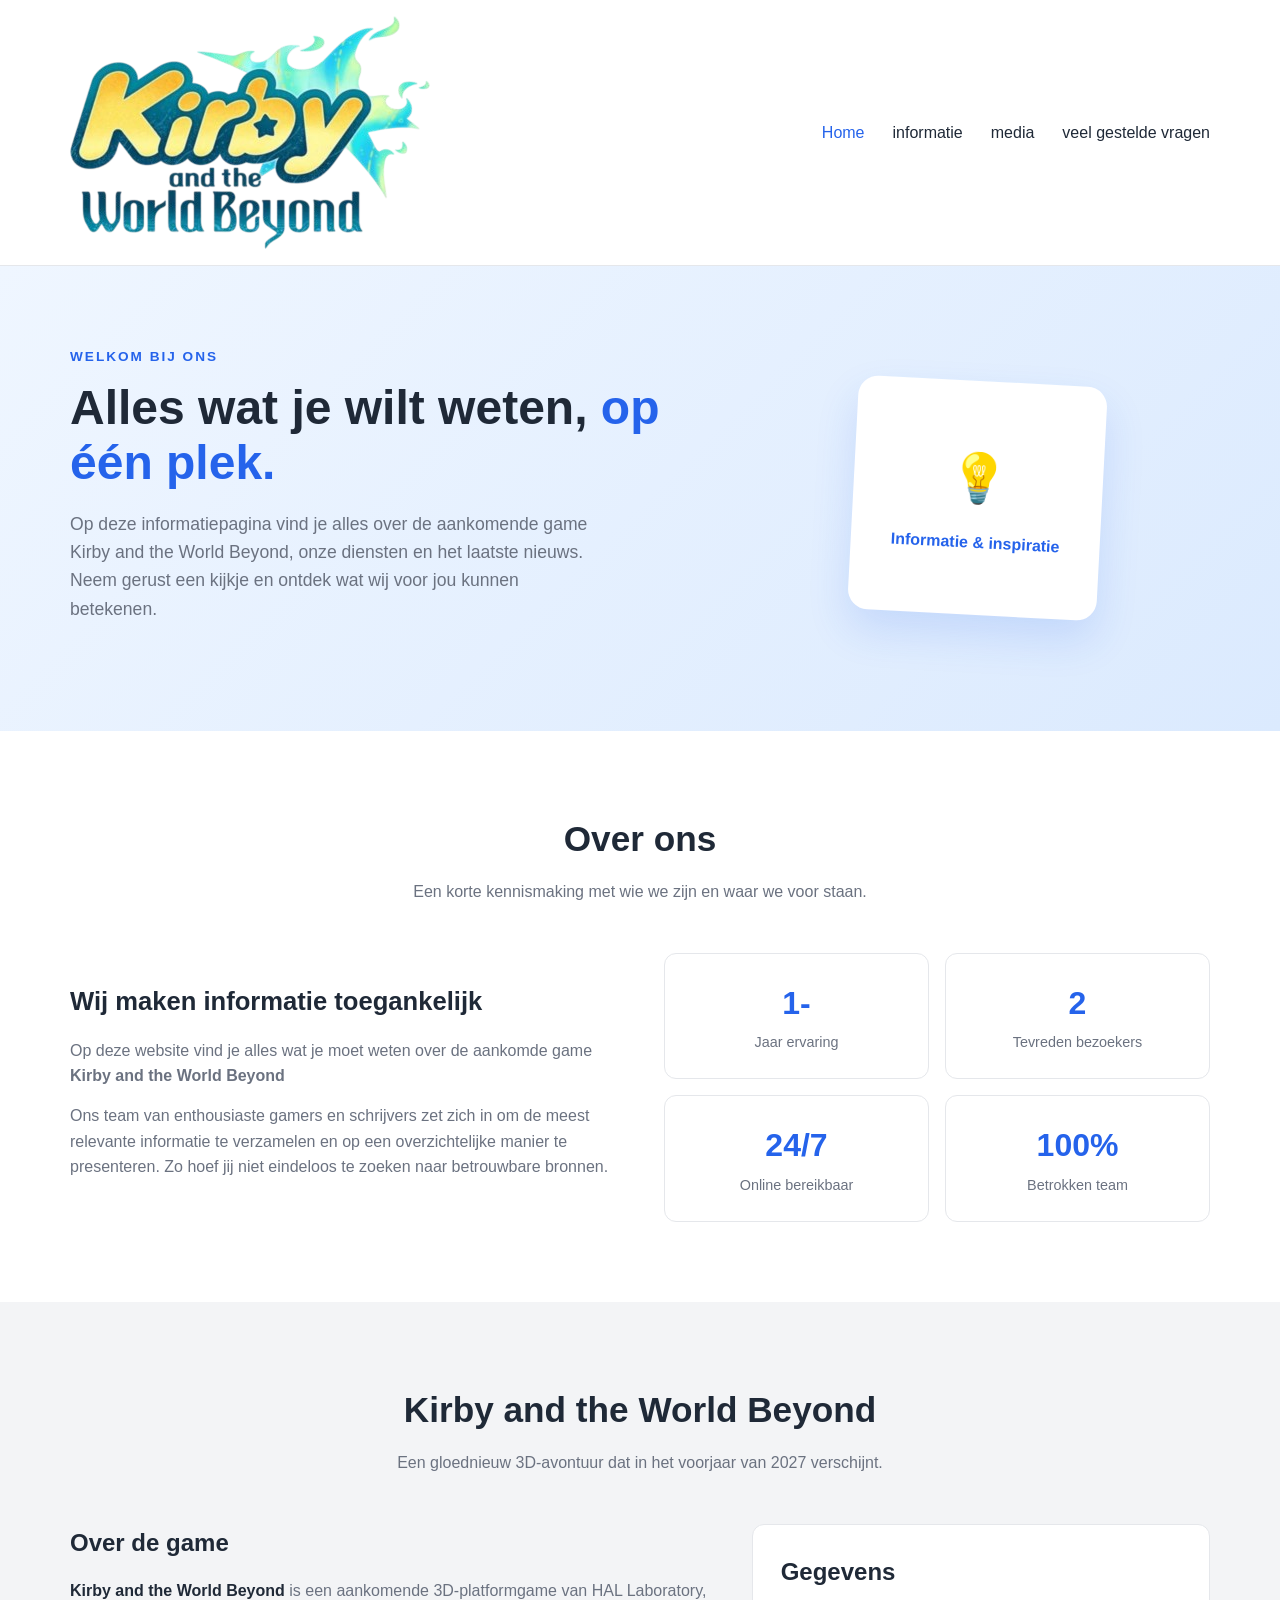
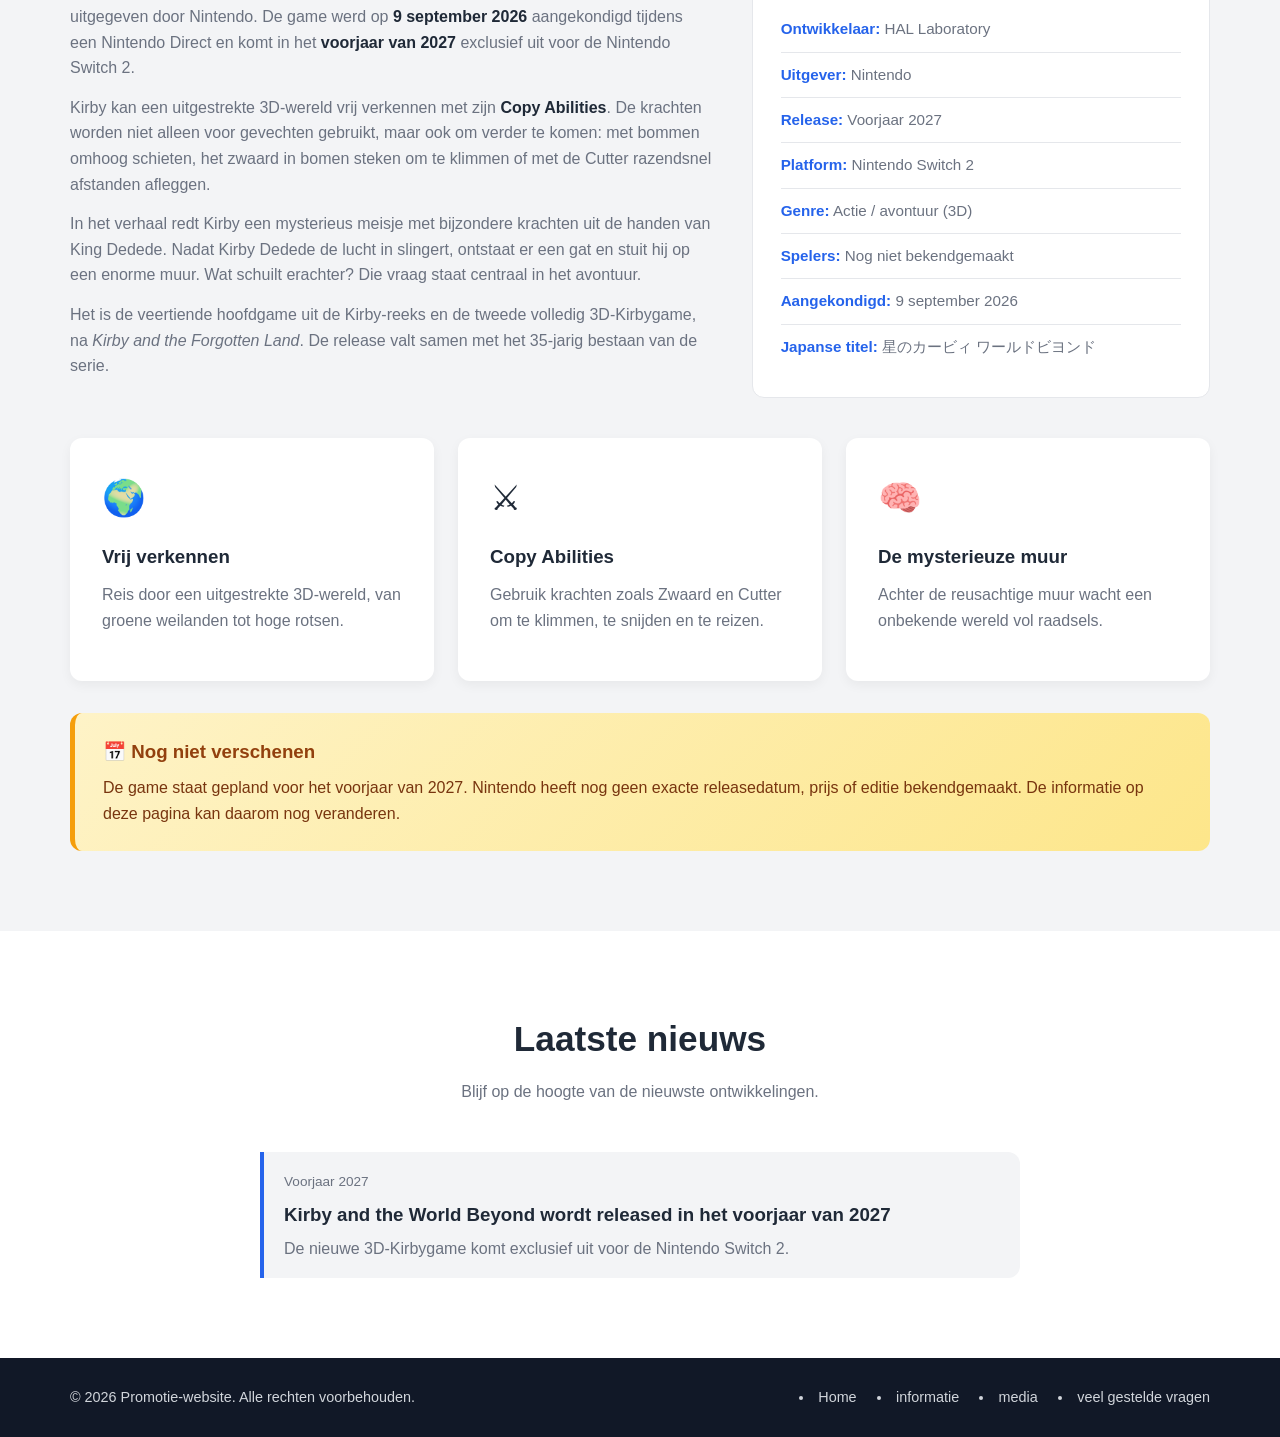
<file: html/voorpagina.html>
<!DOCTYPE html>
<!--
  ============================================================
  index.html - Voorpagina van de Promotie-website
  ============================================================
  Dit is de hoofdpagina (homepage) van de informatiewebsite.
  Alle styling staat in een apart bestand: ../css/style.css
  Zo blijven HTML (structuur) en CSS (presentatie) gescheiden.
  ============================================================
-->
<html lang="nl">
<head>
  <!-- Basisinformatie over de pagina -->
  <meta charset="UTF-8">
  <meta name="viewport" content="width=device-width, initial-scale=1.0">
  <meta name="description" content="Welkom op de informatiepagina van de Promotie-website. Ontdek informatie over de aankomende game Kirby and the World Beyond, onze diensten, nieuws en contactinformatie.">

  <!-- Titel die in de browser-tabblad wordt weergegeven -->
  <title>Home | Promotie-website</title>

  <!-- Koppeling naar het externe CSS-bestand (geen inline styles!) -->
  <link rel="stylesheet" href="../css/style.css">
</head>

<body>

  <!-- ========================================================
       HEADER: bevat het logo en de navigatiemenu
       ======================================================== -->
  <header class="site-header">
    <div class="container header-inner">

      <!-- Logo / sitenaam -->
      <img src="../images/logo.png" alt="logo kirby and the world beyond" class="img-header">

      <!-- Navigatiemenu -->
      <nav class="main-nav" aria-label="Hoofdnavigatie">
        <ul>
          <li><a href="voorpagina.html" class="active">Home</a></li>
          <li><a href="#placeholder">informatie</a></li>
          <li><a href="#placeholder">media</a></li>
          <li><a href="#placeholder">veel gestelde vragen</a></li>
        </ul>
      </nav>

    </div>
  </header>

  <!-- ========================================================
       HERO: de grote introductiesectie bovenaan de pagina
       ======================================================== -->
  <section id="home" class="hero">
    <div class="container hero-inner">

      <!-- Tekstgedeelte van de hero -->
      <div class="hero-text">
        <p class="hero-kicker">Welkom bij ons</p>
        <h1>Alles wat je wilt weten, <span>op één plek.</span></h1>
        <p class="hero-description">
          Op deze informatiepagina vind je alles over de aankomende game
          Kirby and the World Beyond, onze diensten en het laatste nieuws.
          Neem gerust een kijkje en ontdek wat wij voor jou kunnen betekenen.
        </p>

      </div>

      <!-- Visueel gedeelte van de hero (CSS-gradiënt i.p.v. afbeelding) -->
      <div class="hero-visual" aria-hidden="true">
        <div class="hero-card">
          <span class="hero-card-icon">&#128161;</span>
          <p>Informatie &amp; inspiratie</p>
        </div>
      </div>

    </div>
  </section>

  <!-- ========================================================
       OVER ONS: korte introductie van de website
       ======================================================== -->
  <section id="over-ons" class="section">
    <div class="container">

      <!-- Sectiekop -->
      <div class="section-heading">
        <h2>Over ons</h2>
        <p>Een korte kennismaking met wie we zijn en waar we voor staan.</p>
      </div>

      <!-- Twee kolommen: tekst en statistieken -->
      <div class="about-grid">

        <div class="about-text">
          <h3>Wij maken informatie toegankelijk</h3>
          <p>
            Op deze website vind je alles wat je moet weten over de aankomde game 
            <strong>Kirby and the World Beyond</strong>
          </p>
          <p>
            Ons team van enthousiaste gamers en schrijvers zet zich in om de
            meest relevante informatie te verzamelen en op een overzichtelijke
            manier te presenteren. Zo hoef jij niet eindeloos te zoeken naar
            betrouwbare bronnen.
          </p>
        </div>

        <!-- Statistieken in kaarten -->
        <div class="stats-grid">
          <div class="stat-card">
            <span class="stat-number">1-</span>
            <span class="stat-label">Jaar ervaring</span>
          </div>
          <div class="stat-card">
            <span class="stat-number">2</span>
            <span class="stat-label">Tevreden bezoekers</span>
          </div>
          <div class="stat-card">
            <span class="stat-number">24/7</span>
            <span class="stat-label">Online bereikbaar</span>
          </div>
          <div class="stat-card">
            <span class="stat-number">100%</span>
            <span class="stat-label">Betrokken team</span>
          </div>
        </div>

      </div>
    </div>
  </section>

  <!-- ========================================================
       KIRBY: informatie over de nog niet verschenen game
       Kirby and the World Beyond
       ======================================================== -->
  <section id="kirby" class="section section-alt">
    <div class="container">

      <!-- Sectiekop -->
      <div class="section-heading">
        <h2>Kirby and the World Beyond</h2>
        <p>Een gloednieuw 3D-avontuur dat in het voorjaar van 2027 verschijnt.</p>
      </div>

      <!-- Twee kolommen: beschrijving en feitenlijst -->
      <div class="game-grid">

        <!-- Algemene informatie over de game -->
        <div class="game-info">
          <h3>Over de game</h3>
          <p>
            <strong>Kirby and the World Beyond</strong> is een aankomende
            3D-platformgame van HAL Laboratory, uitgegeven door Nintendo. De game
            werd op <strong>9 september 2026</strong> aangekondigd tijdens een
            Nintendo Direct en komt in het <strong>voorjaar van 2027</strong>
            exclusief uit voor de Nintendo Switch 2.
          </p>
          <p>
            Kirby kan een uitgestrekte 3D-wereld vrij verkennen met zijn
            <strong>Copy Abilities</strong>. De krachten worden niet alleen voor
            gevechten gebruikt, maar ook om verder te komen: met bommen omhoog
            schieten, het zwaard in bomen steken om te klimmen of met de Cutter
            razendsnel afstanden afleggen.
          </p>
          <p>
            In het verhaal redt Kirby een mysterieus meisje met bijzondere
            krachten uit de handen van King Dedede. Nadat Kirby Dedede de lucht in
            slingert, ontstaat er een gat en stuit hij op een enorme muur. Wat
            schuilt erachter? Die vraag staat centraal in het avontuur.
          </p>
          <p>
            Het is de veertiende hoofdgame uit de Kirby-reeks en de tweede
            volledig 3D-Kirbygame, na <em>Kirby and the Forgotten Land</em>. De
            release valt samen met het 35-jarig bestaan van de serie.
          </p>
        </div>

        <!-- Feiten over de game in een overzichtelijke lijst -->
        <div class="game-facts">
          <h3>Gegevens</h3>
          <ul class="fact-list">
            <li><strong>Ontwikkelaar:</strong> HAL Laboratory</li>
            <li><strong>Uitgever:</strong> Nintendo</li>
            <li><strong>Release:</strong> Voorjaar 2027</li>
            <li><strong>Platform:</strong> Nintendo Switch 2</li>
            <li><strong>Genre:</strong> Actie / avontuur (3D)</li>
            <li><strong>Spelers:</strong> Nog niet bekendgemaakt</li>
            <li><strong>Aangekondigd:</strong> 9 september 2026</li>
            <li><strong>Japanse titel:</strong> 星のカービィ ワールドビヨンド</li>
          </ul>
        </div>

      </div>

      <!-- Kaarten met de belangrijkste kenmerken -->
      <div class="card-grid game-features">

        <article class="info-card">
          <div class="card-icon">&#127757;</div>
          <h3>Vrij verkennen</h3>
          <p>Reis door een uitgestrekte 3D-wereld, van groene weilanden tot hoge rotsen.</p>
        </article>

        <article class="info-card">
          <div class="card-icon">&#9876;</div>
          <h3>Copy Abilities</h3>
          <p>Gebruik krachten zoals Zwaard en Cutter om te klimmen, te snijden en te reizen.</p>
        </article>

        <article class="info-card">
          <div class="card-icon">&#129504;</div>
          <h3>De mysterieuze muur</h3>
          <p>Achter de reusachtige muur wacht een onbekende wereld vol raadsels.</p>
        </article>

      </div>

      <!-- Let op: de game is nog niet verschenen -->
      <div class="game-note">
        <h3>&#128197; Nog niet verschenen</h3>
        <p>
          De game staat gepland voor het voorjaar van 2027. Nintendo heeft nog
          geen exacte releasedatum, prijs of editie bekendgemaakt. De informatie
          op deze pagina kan daarom nog veranderen.
        </p>
      </div>

    </div>
  </section>


  <!-- ========================================================
       NIEUWS: laatste updates
       ======================================================== -->
  <section id="nieuws" class="section">
    <div class="container">

      <div class="section-heading">
        <h2>Laatste nieuws</h2>
        <p>Blijf op de hoogte van de nieuwste ontwikkelingen.</p>
      </div>

      <div class="news-list">

        <!-- Nieuwsbericht over de nog niet verschenen game -->
        <article class="news-item">
          <time datetime="2027-03">Voorjaar 2027</time>
          <h3>Kirby and the World Beyond wordt released in het voorjaar van 2027</h3>
          <p>De nieuwe 3D-Kirbygame komt exclusief uit voor de Nintendo Switch 2.</p>
        </article>


      </div>
    </div>
  </section>

  <!-- ========================================================
       CONTACT: call-to-action en contactgegevens dik kan bet bij de faq pagina
       ======================================================== -->
  <!--
  <section id="contact" class="cta">
    <div class="container cta-inner">
      <h2>Heb je nog vragen?</h2>
      <p>hier kan je contact opnemen</p>
      <a href="mailto:347050@student.mbouterecht.nl" class="btn btn-primary">Stuur een e-mail</a>
    </div>
  </section>
-->
  <!-- ========================================================
       FOOTER: afsluitende informatie en links
       ======================================================== -->
  <footer class="site-footer">
    <div class="container footer-inner">
      <p>&copy; 2026 Promotie-website. Alle rechten voorbehouden.</p>
      <nav class="footer-nav" aria-label="Footer navigatie">
          <li><a href="#placeholder" class="active">Home</a></li>
          <li><a href="#placeholder">informatie</a></li>
          <li><a href="#placeholder">media</a></li>
          <li><a href="#placeholder">veel gestelde vragen</a></li>
      </nav>
    </div>
  </footer>

</body>
</html>
</file>
<file: css/style.css>
/*
  ============================================================
  style.css - Styling voor de voorpagina van de Promotie-website
  ============================================================
  Dit bestand bevat ALLE styling voor index.html.
  De HTML bevat geen inline styles; alles staat hier gescheiden.
  ============================================================
*/

/* ------------------------------------------------------------
   1. CSS VARIABELEN (custom properties)
   Kleuren en maten centraal beheerd, makkelijk aan te passen.
   ------------------------------------------------------------ */
:root {
  --primary-color: #2563eb;      /* Hoofdkleur (blauw) */
  --primary-dark: #1d4ed8;       /* Donkere variant voor hover */
  --accent-color: #f59e0b;       /* Accentkleur (oranje/geel) */
  --text-color: #1f2937;         /* Donkergrijze tekst */
  --text-light: #6b7280;         /* Lichtere tekst */
  --bg-color: #ffffff;           /* Witte achtergrond */
  --bg-alt: #f3f4f6;             /* Alternatieve achtergrond */
  --border-radius: 12px;         /* Standaard afgeronde hoeken */
  --container-width: 1140px;     /* Maximale breedte van content */
  --transition: 0.2s ease;       /* Standaard animatietijd */
}

/* ------------------------------------------------------------
   2. RESET & BASISSTIJL
   Zorgt voor een consistente weergave in alle browsers.
   ------------------------------------------------------------ */
* {
  margin: 0;
  padding: 0;
  box-sizing: border-box;        /* Padding telt mee bij breedte */
}

html {
  scroll-behavior: smooth;       /* Zacht scrollen naar ankers */
}

body {
  font-family: 'Segoe UI', Arial, sans-serif;
  color: var(--text-color);
  background-color: var(--bg-color);
  line-height: 1.6;
}

/* Links krijgen standaard geen onderstreping */
a {
  text-decoration: none;
  color: inherit;
}

/* Lijsten zonder opsommingstekens */
ul {
  list-style: none;
}

/* Container houdt de content gecentreerd en begrensd */
.container {
  width: 90%;
  max-width: var(--container-width);
  margin: 0 auto;
}

/* ------------------------------------------------------------
   3. KNOPPEN (buttons)
   ------------------------------------------------------------ */
.btn {
  display: inline-block;
  padding: 12px 24px;
  border-radius: var(--border-radius);
  font-weight: 600;
  transition: background-color var(--transition), transform var(--transition);
}

.btn:hover {
  transform: translateY(-2px);   /* Knop 'licht op' bij hover */
}

.btn-primary {
  background-color: var(--primary-color);
  color: #ffffff;
}

.btn-primary:hover {
  background-color: var(--primary-dark);
}

.btn-secondary {
  background-color: transparent;
  color: var(--primary-color);
  border: 2px solid var(--primary-color);
}

.btn-secondary:hover {
  background-color: var(--primary-color);
  color: #ffffff;
}

/* ------------------------------------------------------------
   4. HEADER & NAVIGATIE
   ------------------------------------------------------------ */
.site-header {
  background-color: var(--bg-color);
  border-bottom: 1px solid #e5e7eb;
  position: sticky;              /* Blijft bovenaan plakken bij scrollen */
  top: 0;
  z-index: 100;
}

.header-inner {
  display: flex;
  justify-content: space-between;/* Logo links, menu rechts */
  align-items: center;
  padding: 16px 0;
}

.logo {
  font-size: 1.5rem;
  font-weight: 800;
  color: var(--text-color);
}

.logo-accent {
  color: var(--primary-color);   /* Tweede woord in de hoofdkleur */
}

.main-nav ul {
  display: flex;
  gap: 28px;                     /* Ruimte tussen menu-items */
}

.main-nav a {
  color: var(--text-color);
  font-weight: 500;
  padding: 6px 0;
  transition: color var(--transition);
}

.main-nav a:hover,
.main-nav a.active {
  color: var(--primary-color);   /* Actieve link extra benadrukt */
}

/* ------------------------------------------------------------
   5. HERO SECTIE
   ------------------------------------------------------------ */
.hero {
  background: linear-gradient(135deg, #eff6ff 0%, #dbeafe 100%);
  padding: 80px 0;
}

.hero-inner {
  display: flex;
  align-items: center;
  justify-content: space-between;
  gap: 40px;
}

.hero-text {
  flex: 1 1 55%;                 /* Neemt ~55% van de ruimte in */
}

.hero-kicker {
  color: var(--primary-color);
  font-weight: 700;
  text-transform: uppercase;
  letter-spacing: 2px;
  font-size: 0.85rem;
  margin-bottom: 12px;
}

.hero h1 {
  font-size: 3rem;
  line-height: 1.15;
  margin-bottom: 20px;
}

.hero h1 span {
  color: var(--primary-color);
}

.hero-description {
  font-size: 1.1rem;
  color: var(--text-light);
  max-width: 520px;
  margin-bottom: 28px;
}

.hero-buttons {
  display: flex;
  gap: 14px;
  flex-wrap: wrap;
}

/* Visuele kaart rechts in de hero */
.hero-visual {
  flex: 1 1 40%;
  display: flex;
  justify-content: center;
}

.hero-card {
  background-color: #ffffff;
  border-radius: 20px;
  padding: 60px 40px;
  text-align: center;
  box-shadow: 0 20px 40px rgba(37, 99, 235, 0.15);
  transform: rotate(3deg);       /* Licht gekanteld voor speels effect */
}

.hero-card-icon {
  font-size: 3rem;
}

.hero-card p {
  margin-top: 12px;
  font-weight: 600;
  color: var(--primary-color);
}

/* ------------------------------------------------------------
   6. ALGEMENE SECTIES
   ------------------------------------------------------------ */
.section {
  padding: 80px 0;
}

.section-alt {
  background-color: var(--bg-alt); /* Alternerende achtergrond */
}

.section-heading {
  text-align: center;
  max-width: 600px;
  margin: 0 auto 48px;
}

.section-heading h2 {
  font-size: 2.2rem;
  margin-bottom: 12px;
}

.section-heading p {
  color: var(--text-light);
}

/* ------------------------------------------------------------
   7. OVER ONS (tekst + statistieken)
   ------------------------------------------------------------ */
.about-grid {
  display: grid;
  grid-template-columns: 1fr 1fr;
  gap: 48px;
  align-items: center;
}

.about-text h3 {
  font-size: 1.6rem;
  margin-bottom: 16px;
}

.about-text p {
  color: var(--text-light);
  margin-bottom: 14px;
}

.stats-grid {
  display: grid;
  grid-template-columns: 1fr 1fr;
  gap: 16px;
}

.stat-card {
  background-color: var(--bg-color);
  border: 1px solid #e5e7eb;
  border-radius: var(--border-radius);
  padding: 24px;
  text-align: center;
}

.stat-number {
  display: block;
  font-size: 2rem;
  font-weight: 800;
  color: var(--primary-color);
}

.stat-label {
  font-size: 0.9rem;
  color: var(--text-light);
}

/* ------------------------------------------------------------
   8. DIENSTEN KAARTEN
   ------------------------------------------------------------ */
.card-grid {
  display: grid;
  grid-template-columns: repeat(3, 1fr); /* Drie gelijke kolommen */
  gap: 24px;
}

.info-card {
  background-color: var(--bg-color);
  border-radius: var(--border-radius);
  padding: 32px;
  box-shadow: 0 4px 12px rgba(0, 0, 0, 0.05);
  transition: transform var(--transition), box-shadow var(--transition);
}

.info-card:hover {
  transform: translateY(-6px);           /* Kaart komt omhoog bij hover */
  box-shadow: 0 12px 24px rgba(0, 0, 0, 0.1);
}

.card-icon {
  font-size: 2.2rem;
  margin-bottom: 16px;
}

.info-card h3 {
  margin-bottom: 10px;
}

.info-card p {
  color: var(--text-light);
  margin-bottom: 16px;
}

.card-link {
  color: var(--primary-color);
  font-weight: 600;
}

/* ------------------------------------------------------------
   9. NIEUWS LIJST
   ------------------------------------------------------------ */
.news-list {
  display: grid;
  gap: 20px;
  max-width: 760px;
  margin: 0 auto;
}

.news-item {
  border-left: 4px solid var(--primary-color);
  padding: 16px 20px;
  background-color: var(--bg-alt);
  border-radius: 0 var(--border-radius) var(--border-radius) 0;
}

.news-item time {
  font-size: 0.85rem;
  color: var(--text-light);
}

.news-item h3 {
  margin: 6px 0;
}

.news-item p {
  color: var(--text-light);
}

/* ------------------------------------------------------------
   10. KIRBY GAME INFORMATIE
   ------------------------------------------------------------ */
.game-grid {
  display: grid;
  grid-template-columns: 1.4fr 1fr;   /* Tekst breder dan de feitenlijst */
  gap: 40px;
  align-items: start;
  margin-bottom: 40px;
}

.game-info h3,
.game-facts h3 {
  font-size: 1.5rem;
  margin-bottom: 16px;
}

.game-info p {
  color: var(--text-light);
  margin-bottom: 14px;
}

.game-info strong {
  color: var(--text-color);           /* Belangrijke woorden benadrukken */
}

/* Feitenlijst met gestreepte regels voor leesbaarheid */
.game-facts {
  background-color: var(--bg-color);
  border: 1px solid #e5e7eb;
  border-radius: var(--border-radius);
  padding: 28px;
}

.fact-list li {
  padding: 10px 0;
  border-bottom: 1px solid #e5e7eb;
  color: var(--text-light);
  font-size: 0.95rem;
}

.fact-list li:last-child {
  border-bottom: none;                /* Geen lijn onder de laatste regel */
}

.fact-list strong {
  color: var(--primary-color);
}

/* Extra ruimte tussen de kenmerken-kaarten */
.game-features {
  margin-top: 8px;
}

/* Opvallend blokje met nieuws over de uitbreiding */
.game-note {
  margin-top: 32px;
  padding: 24px 28px;
  background: linear-gradient(135deg, #fef3c7, #fde68a);
  border-left: 5px solid var(--accent-color);
  border-radius: var(--border-radius);
}

.game-note h3 {
  margin-bottom: 8px;
  color: #92400e;
}

.game-note p {
  color: #78350f;
}

/* ------------------------------------------------------------
   11. CALL-TO-ACTION (CTA)
   ------------------------------------------------------------ */
.cta {
  background: linear-gradient(135deg, var(--primary-color), var(--primary-dark));
  color: #ffffff;
  padding: 70px 0;
  text-align: center;
}

.cta h2 {
  font-size: 2.2rem;
  margin-bottom: 12px;
}

.cta p {
  margin-bottom: 24px;
  opacity: 0.9;
}

/* Witte knop in de gekleurde CTA */
.cta .btn-primary {
  background-color: #ffffff;
  color: var(--primary-color);
}

.cta .btn-primary:hover {
  background-color: var(--accent-color);
  color: #ffffff;
}

/* ------------------------------------------------------------
   12. FOOTER
   ------------------------------------------------------------ */
.site-footer {
  background-color: #111827;
  color: #d1d5db;
  padding: 28px 0;
}

.footer-inner {
  display: flex;
  justify-content: space-between;
  align-items: center;
  flex-wrap: wrap;
  gap: 16px;
  font-size: 0.9rem;
}

.footer-nav {
  display: flex;
  gap: 20px;
}

.footer-nav a:hover {
  color: #ffffff;
}

/* ------------------------------------------------------------
   13. RESPONSIVE DESIGN (media queries)
   Past de layout aan voor tablets en mobiele telefoons.
   ------------------------------------------------------------ */

/* Tablets (max 900px) */
@media (max-width: 900px) {
  .hero-inner {
    flex-direction: column;       /* Hero onder elkaar */
    text-align: center;
  }

  .hero h1 {
    font-size: 2.4rem;
  }

  .hero-buttons {
    justify-content: center;
  }

  .about-grid,
  .card-grid,
  .game-grid {
    grid-template-columns: 1fr;   /* Eén kolom */
  }
}

/* Mobiele telefoons (max 600px) */
@media (max-width: 600px) {
  .header-inner {
    flex-direction: column;
    gap: 12px;
  }

  .main-nav ul {
    gap: 16px;
    flex-wrap: wrap;
    justify-content: center;
  }

  .hero {
    padding: 50px 0;
  }

  .hero h1 {
    font-size: 2rem;
  }

  .section {
    padding: 50px 0;
  }

  .stats-grid {
    grid-template-columns: 1fr;
  }

  .btn {
    padding: 10px 18px;
  }
}
</file>
